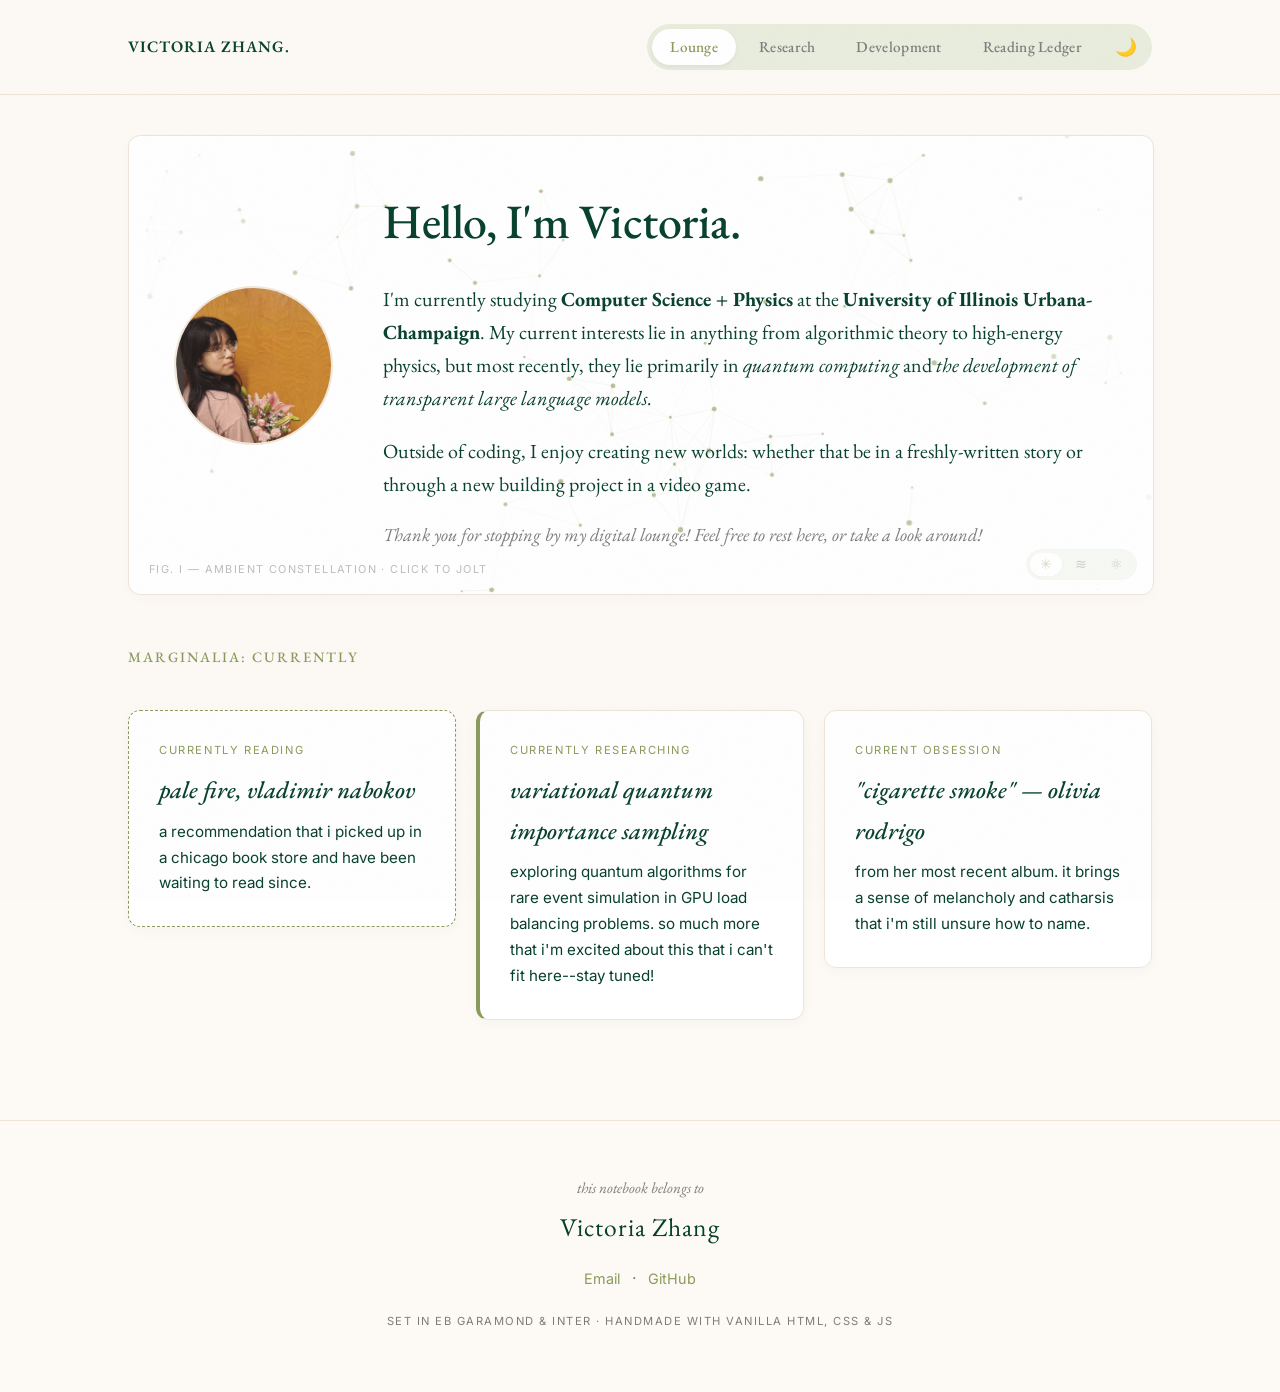
<file: index.html>
<!DOCTYPE html>
<html lang="en">

<head>
    <meta charset="UTF-8">
    <meta name="viewport" content="width=device-width, initial-scale=1.0">
    <title>Victoria Zhang | Digital Ledger</title>
    <link rel="icon" type="image/png" href="apple-touch-icon.png">
    <link rel="stylesheet" href="style.css">
    <link
        href="https://fonts.googleapis.com/css2?family=EB+Garamond:ital,wght@0,400;0,600;1,400&family=Inter:wght@400;500&display=swap"
        rel="stylesheet">
</head>

<body>

    <nav>
        <div class="logo">VICTORIA ZHANG.</div>
        <div class="tab-controls">
            <button class="tab-btn active" data-tab="personal">Lounge</button>
            <button class="tab-btn" data-tab="research">Research</button>
            <button class="tab-btn" data-tab="dev">Development</button>
            <button class="tab-btn" data-tab="writing">Reading Ledger</button>
            <button id="theme-toggle" class="theme-btn">🌙</button>
        </div>
    </nav>

    <main>
        <!-- ============================ LOUNGE ============================ -->
        <section id="personal" class="tab-content active">

            <div class="profile-hero-frame">
                <canvas id="physics-canvas"></canvas>

                <header class="profile-header">
                    <div class="profile-container">
                        <img src="portrait.jpg" alt="Portrait" class="profile-image light-profile-img">
                        <img src="portrait-dark.jpg" alt="Dark Portrait" class="profile-image dark-profile-img">
                        <div class="profile-text">
                            <h1>Hello, I'm Victoria. </h1>
                            <p>I'm currently studying <b>Computer Science + Physics</b> at the <b>University of Illinois
                                    Urbana-Champaign</b>. My current interests lie in anything from algorithmic theory to
                                high-energy physics, but most recently, they lie primarily in <i>quantum computing</i> and
                                <i>the development of transparent large language models.</i>
                            </p>
                            <p>Outside of coding, I enjoy creating new worlds: whether that be in a freshly-written story or
                                through a new building project in a video game. </p>
                            <p class="sign-off">Thank you for stopping by my digital lounge! Feel free to rest here, or take a look around!</p>
                        </div>
                    </div>
                </header>

                <!-- Ambient simulation switcher: constellation / cavity flow / quantum scars -->
                <div class="sim-switcher" aria-label="ambient simulation switcher">
                    <button class="sim-btn" data-sim="constellation" title="constellation — connected particles">✳</button>
                    <button class="sim-btn" data-sim="flow" title="cavity flow — streamlines from my Navier-Stokes PINN">≋</button>
                    <button class="sim-btn" data-sim="scars" title="quantum scars — Z₂ revivals in the PXP chain (click to measure!)">⚛</button>
                </div>

                <!-- Figure caption: quietly labels whichever simulation is running -->
                <div class="sim-caption" id="sim-caption" aria-live="polite"></div>
            </div>

            <h2 class="section-title">Marginalia: Currently</h2>

            <div class="bento-container lounge-grid">

                <!-- Auto-fills from books.json (Goodreads sync) ONLY if the text
                     starts with "[" — your own words always stay untouched -->
                <div class="bento-item note-dashed">
                    <span class="lounge-label">currently reading</span>
                    <h3 id="cr-title">pale fire, vladimir nabokov</h3>
                    <p id="cr-note">a recommendation that i picked up in a chicago book store and have been
                        waiting to read since.</p>
                </div>

                <div class="bento-item note-thick">
                    <span class="lounge-label">currently researching</span>
                    <h3>variational quantum importance sampling</h3>
                    <p>exploring quantum algorithms for rare event simulation in GPU load balancing problems. so much more that i'm excited about this that i can't fit here--stay tuned!</p>
                </div>

                <!-- rotate this whenever the obsession rotates -->
                <div class="bento-item note-solid">
                    <span class="lounge-label">current obsession</span>
                    <h3>"cigarette smoke" — olivia rodrigo</h3>
                    <p>from her most recent album. it brings a sense of melancholy and catharsis that
                        i'm still unsure how to name.</p>
                </div>

                <!-- worldbuilding desk: uncomment when there's an artifact to show.
                     For images: <img src="..." class="bento-illustration" alt="..."> -->
                <!-- <div class="bento-item wide note-dashed">
                    <span class="lounge-label">from the worldbuilding desk</span>
                    <h3>Worlds under construction</h3>
                    <p>[loading...]</p>
                </div> -->

            </div>
        </section>

        <!-- ============================ RESEARCH ============================ -->
        <section id="research" class="tab-content">
            <h2 class="section-title">Laboratory Journal: Research Entries</h2>

            <div class="project-card">
                <span class="entry-num">entry 05</span>
                <span class="entry-date">Jun 2026 — Present </span>
                <h3>Quantum Information Science @ National Center for Supercomputing Applications </h3>
                <p>Empiricallly validating benchmarks for rare event simulation, experimenting with quantum variational importance sampling for GPU cluster load scheduling problems. As part of the DREU-QIS program, funded and supported by the Computing Research Association and the National Science Foundation, and mentored by Dr. Phuong Cao and Dr. R. Srikant. </p>
                <div class="tech-tags">
                    <span class="tag">Quantum Computing </span> <span class="tag">Optimization </span> <span class="tag">Python </span>
                </div>
            </div>

            <div class="project-card">
                <span class="entry-num">entry 04</span>
                <span class="entry-date">Sep 2025 — Present </span>
                <h3>Large Language Models @ Crowd Dynamics Lab </h3>
                <p>Currently conducting research on fine-tuning and optimizing large language models for specialized
                    fields at the Siebel School of Computing and Data Science. Working with graduate student Agam Goyal
                    under the mentorship of Professor Hari Sundaram. Stay tuned for updates! </p>
                <div class="tech-tags">
                    <span class="tag">LLMs </span> <span class="tag">Optimization </span> <span class="tag">Python </span>
                </div>
            </div>

            <div class="project-card">
                <span class="entry-num">entry 03</span>
                <span class="entry-date">Sep 2024 — Jun 2025</span>
                <h3>Quantum Many-Body Scars @ TJHSST Quantum Optics Lab/Virginia Tech</h3>
                <p>Analyzed entanglement entropy in the PXP model; utilized numerical simulations and analytical methods
                    to characterize ergodicity breaking and anomalous entanglement patterns in scarred Hamiltonians.
                    Leveraged translation and reflection symmetries to optimize performance by more than double, scaling
                    with system size. </p>
                <div class="tech-tags">
                    <span class="tag">Quantum Physics</span> <span class="tag">PXP Model </span> <span
                        class="tag">Mathematica </span>
                </div>
            </div>

            <div class="project-card">
                <span class="entry-num">entry 02</span>
                <span class="entry-date">Jun 2024 — Sep 2025</span>
                <h3>Spatial Transcriptomics Machine Learning Analysis @ Levy Lab, Dartmouth Hitchcock Medical Center</h3>
                <p>Created one of the first spatially-informed aging clocks using synthetic spatial transcriptomics data
                    and a custom convolutional neural network (CNN). Combined gene expression with spatial data to model
                    age acceleration (R² = 0.86). Performed cell clustering, marker gene analysis, and cell-type
                    annotation to identify novel spatial patterns in skin aging. Showcased how spatial ML can reveal new
                    insights in biology.</p>
                <div class="tech-tags">
                    <span class="tag">AI Research</span> <span class="tag">TensorFlow</span> <span class="tag">PyTorch</span>
                </div>
            </div>

            <div class="project-card">
                <span class="entry-num">entry 01</span>
                <span class="entry-date">Jun 2023 — Sep 2024</span>
                <h3>DNA Methylation Photoaging Clock @ Levy Lab, Dartmouth Hitchcock Medical Center</h3>
                <p>Built a DNAm–based model to predict biological age and study UV-induced skin aging. Used elastic-net
                    regression, feature selection, and 50-fold cross-validation to train an accurate aging clock (R² =
                    0.953). Explored links between age acceleration and solar damage using statistical tests.</p>
                <div class="tech-tags">
                    <span class="tag">AI Research</span> <span class="tag">TensorFlow</span> <span class="tag">PyTorch</span>
                </div>
            </div>
        </section>

        <!-- ============================ DEVELOPMENT ============================ -->
        <section id="dev" class="tab-content">
            <h2 class="section-title">Engineering Logs: Technical Builds</h2>

            <div class="project-card">
                <span class="entry-num">log 05</span>
                <div class="project-header">
                    <span class="entry-date">May 2026</span>
                    <a href="https://github.com/victoriiz/navier-stokes-pinn" target="_blank"
                        class="project-github-link">GitHub ↗</a>
                </div>
                <h3>NS-PINN: Navier-Stokes Physics-Informed Neural Network</h3>
                <p>Built a Physics-Informed Neural Network (PINN) in PyTorch to solve the 2D incompressible
                    Navier-Stokes equations for lid-driven cavity flow. The network learns fluid velocity and pressure
                    fields by minimising PDE residuals computed via automatic differentiation — no simulation data
                    required. Implemented SIREN (sinusoidal activation) architecture for stable higher-order derivative
                    computation through the network.</p>
                <div class="tech-tags">
                    <span class="tag">Python</span> <span class="tag">PyTorch</span> <span class="tag">PDEs</span>
                </div>
            </div>

            <div class="project-card">
                <span class="entry-num">log 04</span>
                <div class="project-header">
                    <span class="entry-date">Oct 2025</span>
                    <a href="https://github.com/victoriiz/hackharvard-25" target="_blank"
                        class="project-github-link">GitHub ↗</a>
                </div>
                <h3>Simulwave (HackHarvard): Interactive 3D Tsunami Simulator</h3>
                <p>An interactive 3D tsunami simulator visualizing real-time citywide flooding and estimating economic
                    losses through a calibrated multivariable damage model. </p>
                <div class="tech-tags">
                    <span class="tag">Python</span> <span class="tag">NumPy</span> <span class="tag">Streamlit</span>
                </div>
            </div>

            <div class="project-card">
                <span class="entry-num">log 03</span>
                <div class="project-header">
                    <span class="entry-date"> Sep 2025</span>
                    <a href="https://github.com/victoriiz/hackmit_music" target="_blank"
                        class="project-github-link">GitHub ↗</a>
                </div>
                <h3>Beat Rush (HackMIT): Educational Rhythm Game</h3>
                <p>A rhythm game converting user-generated music into tracks via Suno API, featuring a BBC micro:bit
                    hardware controller.</p>
                <div class="tech-tags">
                    <span class="tag">Node.js </span> <span class="tag">React.js </span> <span class="tag">Suno API</span>
                </div>
            </div>

            <div class="project-card">
                <span class="entry-num">log 02</span>
                <div class="project-header">
                    <span class="entry-date">Jan 2025</span>
                    <a href="https://github.com/victoriiz/q2-adapative-branching" target="_blank"
                        class="project-github-link">GitHub ↗</a>
                </div>
                <h3>Adaptive Branching: A Constraint Satisfaction Approach to Decision Tree Enhancement</h3>
                <p>Final project completed as part of a machine learning class. Investigates a novel constrained
                    optimization approach to optimizing decision trees against overfitting, testing the additional
                    search metaheuristics of simulated annealing and differential equation gradients on improving the
                    model.</p>
                <div class="tech-tags">
                    <span class="tag">Python</span> <span class="tag">NumPy</span> <span class="tag">Machine Learning</span>
                </div>
            </div>

            <div class="project-card">
                <span class="entry-num">log 01</span>
                <span class="entry-date">Apr 2024 </span>
                <h3>Mathworks Math Modeling (M3) Challenge: Addressing Homelessness</h3>
                <p>M3 Challenge Runner Up (top 0.3% out of 650+ entries); utilized logistic regression and VAR
                    forecasting for budget optimization models addressing the homelessness and housing crisis in Seattle
                    and Albuquerque; presented in front of a panel of professional mathematicians at Jane Street. </p>
                <div class="tech-tags">
                    <span class="tag">VAR Forecasting </span> <span class="tag">Logistic Regression </span> <span
                        class="tag">Math Modeling </span>
                </div>
            </div>
        </section>

        <!-- ============================ READING LEDGER ============================ -->
        <section id="writing" class="tab-content">
            <h2 class="section-title">Reading Ledger</h2>

            <!-- Filter index: year chips are generated from the cards' data-year attributes -->
            <div class="ledger-filters" id="ledger-filters" aria-label="filter reviews">
                <button class="filter-chip active" data-filter="all">all</button>
                <button class="filter-chip" data-filter="rating:5">★★★★★</button>
                <button class="filter-chip" data-filter="rating:4">★★★★</button>
            </div>

            <!-- Currently-reading shelf, populated from books.json (stays hidden without it) -->
            <div class="gr-shelf" id="gr-shelf" hidden>
                <span class="lounge-label">on the nightstand -- currently reading</span>
                <div class="gr-shelf-row" id="gr-shelf-row"></div>
            </div>

            <div class="bento-thought-grid">

                <div class="thought-card bento-wide note-dashed" data-rating="5" data-year="2026">
                    <div class="thought-header">
                        <span class="entry-date">Feb 2026</span>
                        <span class="book-rating">★★★★★</span>
                    </div>
                    <h3>One Day, Everyone Will Have Always Been Against This — Omar El Akkad</h3>

                    <div class="thought-content">
                        <!-- <img src="icon.png" class="thought-inline-img" alt="Visual Fragment"> -->

                        <p class="review-paragraph has-dropcap">i hesitated to rate this book—to even go on reading past a certain
                            point—because of how little connection I felt. yes, I could nod in agreement, let a few
                            tears escape out of sympathy, bring a hand up to my face in horror, but I couldn't get rid
                            of the awful sense of superficiality it all felt to me. it is discomfort, to read so
                            plainly, and in so much unfettered detail the reality that is so completely far from the
                            coziness of my life. It is this discomfort that Akkad lays so clearly. it is this ignorance,
                            when, spread as a blanket over the Western sphere and more, becomes permission for the worst
                            of humanity.</p>

                        <p class="review-paragraph">still, you have to keep reading. and by the end, you too may have
                            that pessimistic, pragmatic hope that one day this reality would at the very least be
                            condemned by everyone, that there is no greed or pointing of fingers. until then, we keep
                            wringing our hands and hold fast to these individual courages.</p>

                        <blockquote class="review-quote">"There's always room on a liberal's lawn."</blockquote>
                    </div>
                </div>

                <div class="thought-card bento-tall note-solid" data-rating="4" data-year="2026">
                    <div class="thought-header">
                        <span class="entry-date">March 2026</span>
                        <span class="book-rating">★★★★☆</span>
                    </div>
                    <h3>Cold Enough for Snow — Jessica Au</h3>

                    <div class="thought-content">
                        <p class="review-paragraph has-dropcap">wow. for such a short novel, it sure did take me a long time to
                            finish. or really, it was because I read it in bits and pieces, reading on bus rides, during
                            passing periods between classes, or on weekend mornings when I felt too lazy to get out of
                            bed. I think I am glad for this. this is not a book meant to be rushed through in a sitting.
                            it is meant to seep and trickle and slowly ooze.</p>

                        <p class="review-paragraph">the novel carried a quiet warmth that exuded in everything. and
                            there was a constant distance, too, in the tokyo rains or the passing memories or in the
                            vagueness of the unnamed daughter and mother's relationship to the very end. though
                            seemingly formatted as a documentation of the pair's travels, at times we are transported
                            into the daughter's recollections and emotions or the rushing flow of a nostalgic anecdote.
                        </p>

                        <p class="review-paragraph">though none of these are fully described dramatically, we cannot
                            help but feel its twinge regardless. descriptions are offered instead to the simple things:
                            objects, art, a lake, and so many more. in this way, this story too is normalcy wrapped in a
                            blanket and presented to the reader, asking, here. take this. this is my passing gift to
                            you, and oh, won't you come inside and stay awhile?</p>

                        <p class="review-paragraph">there is a mystery that remains after the last page. but it'll just
                            be that. here is a quiet, unassuming yet introspective tale that has passed through my life
                            at this moment in time. it'll just be that.</p>
                    </div>
                </div>

                <div class="thought-card bento-wide note-thick" data-rating="5" data-year="2025">
                    <div class="thought-header">
                        <span class="entry-date">Dec 2025</span>
                        <span class="book-rating">★★★★★</span>
                    </div>
                    <h3>I Who Have Never Known Men — Jacqueline Harpman</h3>

                    <div class="thought-content">
                        <!-- <img src="icon.png" class="thought-inline-img" alt="Visual Fragment"> -->

                        <p class="spoiler-note">** spoiler alert **</p>

                        <p class="review-paragraph has-dropcap">it is without a
                            doubt due to the curious, almost detached storytelling of the narrator that this book read
                            so peacefully, even when describing tragedy. However, oblivious as the narrator may have
                            been in the first half of the book, she did not lack sympathy—and it was endlessly
                            interesting to me to watch her journey tying these knots of her understanding together,
                            untying them again, and untangling them once more in her relentless search to learn to the
                            very end.</p>

                        <p class="review-paragraph">on the other hand, it was this interest alone that drove me to
                            continue turning the page. just as the plains were unchanging, there was rarely any
                            excitement or thrill in the story. Still, I waited in anticipation to see if there would be
                            that moment where the narrator Figures It Out, meets an ally, or simply escapes (but where
                            to?).</p>

                        <p class="review-paragraph">as it turns out, she never truly does Figure It Out. She never does
                            meet a man, much less another human being. And perhaps at the end, she really did find her
                            own escape, but as the premise of the whole setting goes, she had simply traded her prison
                            for a luxurious one. This plot, as a whole, is not fascinating in itself. It's not one that
                            I expect to think about endlessly.</p>

                        <p class="review-paragraph">But I will think about it sometime, maybe, some boring day in the
                            future when I am contemplating loneliness, or even taking this idea of living—of people—for
                            granted. As the narrator hoped in her last days, her story did reach someone. Her story,
                            which was so laced with quiet despair, yet unwavering hope—these feelings at least, will not
                            leave.</p>
                    </div>
                </div>

            </div>

            <!-- Rated-on-Goodreads books that don't have a full review yet
                 (populated from books.json; hidden without it) -->
            <div class="gr-log" id="gr-log" hidden>
                <h2 class="section-title">Logged, Not Yet Reviewed</h2>
                <div id="gr-log-rows"></div>
            </div>
        </section>

    </main>

    <!-- ============================ COLOPHON ============================ -->
    <footer class="colophon">
        <p class="colophon-line">this notebook belongs to</p>
        <p class="colophon-name">Victoria Zhang</p>
        <div class="colophon-links">
            <a href="mailto:vz8@illinois.edu">Email</a>
            <span class="colophon-sep">·</span>
            <a href="https://github.com/victoriiz" target="_blank">GitHub</a>
            <!-- <span class="colophon-sep">·</span>
            <a href="https://victoriiz.substack.com" target="_blank">Substack</a> -->
        </div>
        <p class="colophon-note">set in EB Garamond &amp; Inter · handmade with vanilla HTML, CSS &amp; JS</p>
    </footer>

    <script src="script.js" defer></script>
</body>

</html>
</file>
<file: style.css>
/* ==========================================================================
   1. COLOR PALETTES & GLOBAL DESIGN VARIABLES
   ========================================================================== */

/* Dark Mode Theme — Triggers when body has .dark-mode class
   (charcoal + lavender, per the site owner's preference) */
body.dark-mode {
    --bg: #1a1a1c;           /* Deep Charcoal */
    --card: #242426;         /* Match Spotify Dark */
    --text-main: #e2e2e2;    /* Soft White */
    --text-muted: #a0a0a5;   /* Gray */
    --accent: #b19cd9;       /* Soft Lavender */
    --accent-light: #2d2d30;
    --border: #38383a;
}

/* Light Mode Baseline Theme Defaults — "Day Desk" */
:root {
    --bg: #fdfaf6;           /* Warm Paper White */
    --card: #ffffff;
    --text-main: #06402B;    /* Sage Green Deep */
    --text-muted: #7c7c7a;
    --accent: #8a9a5b;       /* Sage Green Accent */
    --accent-light: #e9edde;
    --border: #eee5d8;
    --radius: 12px;
}

/* ==========================================================================
   2. GLOBAL SETUP & TYPOGRAPHY
   ========================================================================== */
body {
    font-family: 'Inter', sans-serif;
    background-color: var(--bg);
    color: var(--text-main);
    margin: 0;
    line-height: 1.7;
    transition: background-color 0.4s ease, color 0.4s ease;
}

h1, h2, h3 {
    font-family: 'EB Garamond', serif;
    font-weight: 500;
}

/* Paper grain — a whisper of tooth over the whole page */
body::after {
    content: "";
    position: fixed;
    inset: 0;
    pointer-events: none;
    z-index: 2500;
    opacity: 0.04;
    background-image: url("data:image/svg+xml,%3Csvg xmlns='http://www.w3.org/2000/svg' width='300' height='300'%3E%3Cfilter id='n'%3E%3CfeTurbulence type='fractalNoise' baseFrequency='0.85' numOctaves='2' stitchTiles='stitch'/%3E%3CfeColorMatrix type='saturate' values='0'/%3E%3C/filter%3E%3Crect width='100%25' height='100%25' filter='url(%23n)'/%3E%3C/svg%3E");
}

body.dark-mode::after {
    opacity: 0.055;
}

/* ==========================================================================
   3. NAVIGATION HEADER & TABS
   ========================================================================== */
nav {
    display: flex;
    justify-content: space-between;
    padding: 1.5rem 10%;
    align-items: center;
    border-bottom: 1px solid var(--border, #eee5d8);
    position: sticky;
    top: 0;
    background: var(--bg);
    z-index: 1000;
    transition: background-color 0.4s ease, border-color 0.4s ease;
}

.logo {
    font-family: 'EB Garamond', serif;
    font-weight: 600;
    letter-spacing: 1px;
}

.tab-controls {
    display: flex;
    gap: 5px;
    background: var(--accent-light);
    padding: 5px;
    border-radius: 30px;
    transition: background-color 0.4s ease;
}

.tab-btn {
    border: none;
    background: none;
    padding: 8px 18px;
    border-radius: 20px;
    cursor: pointer;
    font-family: 'EB Garamond', serif;
    font-size: 0.95rem;
    font-weight: 500;
    letter-spacing: 0.3px;
    color: var(--text-muted);
    transition: background-color 0.3s ease, color 0.3s ease;
}

.tab-btn.active {
    background: var(--card);
    color: var(--accent);
    box-shadow: 0 2px 5px rgba(0,0,0,0.05);
}

.theme-btn {
    border: none;
    background: none;
    cursor: pointer;
    font-size: 1.1rem;
    padding: 0 10px;
    color: var(--text-muted);
    transition: color 0.4s ease;
}

.theme-btn:hover {
    color: var(--accent);
}

.substack-link {
    text-decoration: none;
    color: var(--accent);
    font-family: 'EB Garamond', serif;
    font-size: 1rem;
    font-weight: 500;
    transition: color 0.3s ease;
}

/* ==========================================================================
   4. CONTENT LAYOUT, SECTIONS & TIMELINE CARDS
   ========================================================================== */
main {
    padding: 40px 10% 100px 10%;
}

.tab-content {
    display: none;
    animation: fadeIn 0.6s ease;
}

.tab-content.active {
    display: block;
}

@keyframes fadeIn {
    from { opacity: 0; transform: translateY(8px); }
    to { opacity: 1; transform: translateY(0); }
}

.section-title {
    font-size: 0.9rem;
    text-transform: uppercase;
    letter-spacing: 2px;
    margin-bottom: 40px;
    color: var(--accent);
}

/* Uniform structural styles for content containers */
.project-card, .bento-item, .quote-box {
    box-shadow: 0 4px 12px rgba(6, 64, 43, 0.03);
    background-color: var(--card) !important;
    border: 1px solid var(--border, #eee5d8) !important;
    border-radius: var(--radius);
    padding: 30px;
    display: flex;
    flex-direction: column;
    justify-content: flex-start;
    transition: transform 0.5s cubic-bezier(0.25, 1, 0.5, 1),
                box-shadow 0.5s cubic-bezier(0.25, 1, 0.5, 1),
                border-color 0.4s ease,
                background-color 0.4s ease;
    box-sizing: border-box;
}

/* Smooth spring micro-interactions */
.project-card:hover, .bento-item:hover {
    transform: translateY(-5px) scale(1.005);
    box-shadow: 0 12px 24px rgba(6, 64, 43, 0.06);
    border-color: var(--accent) !important;
}

.project-card {
    margin-bottom: 24px;
    position: relative; /* anchor for marginalia entry numbers */
}

.project-card h3 {
    font-size: 2rem;
    margin: 0.5rem 0;
    font-style: italic;
}

/* Entry dates as ink stamps */
.entry-date {
    font-family: 'Inter', sans-serif;
    font-size: 0.7rem;
    color: var(--text-muted);
    border: 1px solid var(--border, #eee5d8);
    border-radius: 3px;
    padding: 3px 9px;
    display: inline-block;
    text-transform: uppercase;
    letter-spacing: 1.2px;
    align-self: flex-start;
    transition: border-color 0.4s ease;
}

.thought-header .entry-date {
    align-self: auto;
}

/* Marginalia: entry/log numbers written in the notebook's gutter.
   Inline label on normal screens, true margin note on wide ones. */
.entry-num {
    display: block;
    font-family: 'EB Garamond', serif;
    font-style: italic;
    font-size: 0.95rem;
    letter-spacing: 1px;
    color: var(--accent);
    margin-bottom: 8px;
}

@media (min-width: 1280px) {
    .entry-num {
        position: absolute;
        left: -92px;
        top: 34px;
        width: 72px;
        text-align: right;
        margin: 0;
        color: var(--text-muted);
        font-size: 1rem;
    }
}

/* Color overrides mapping to global text-main settings */
.bento-item h3,
.bento-item p,
.bento-list li,
.quote,
.project-card h3,
.project-card p {
    color: var(--text-main) !important;
}

.quote-box {
    background-color: var(--card) !important;
    justify-content: center;
}

cite {
    font-size: 0.85rem;
    color: var(--text-muted);
    font-style: normal;
    text-transform: uppercase;
    letter-spacing: 1px;
}

/* Technical Skill Tags Layout */
.tech-tags {
    display: flex;
    gap: 8px;
    margin-top: 1.5rem;
}

.tag {
    background: var(--accent-light);
    color: var(--accent);
    padding: 5px 15px;
    border-radius: 50px;
    font-size: 0.75rem;
    font-weight: 500;
    transition: background-color 0.3s ease, color 0.3s ease;
}

/* ==========================================================================
   5. LOUNGE TAB: HERO FRAME, DUAL PORTRAITS & SIM SWITCHER
   ========================================================================== */
.profile-hero-frame {
    position: relative;
    width: 100%;
    border: 1px solid var(--border, #eee5d8) !important;
    border-radius: var(--radius);
    background-color: var(--card);
    box-shadow: 0 4px 12px rgba(6, 64, 43, 0.02);
    overflow: hidden;
    margin-bottom: 50px;
    transition: background-color 0.4s ease, border-color 0.4s ease;
}

#physics-canvas {
    position: absolute;
    top: 0;
    left: 0;
    width: 100%;
    height: 100%;
    z-index: 1;
    pointer-events: none;
    mask-image: radial-gradient(circle at center, white 50%, transparent 100%);
    -webkit-mask-image: radial-gradient(circle at center, white 50%, transparent 100%);
}

.profile-header {
    position: relative;
    z-index: 2;
    padding: 45px;
    margin: 0;
    border-bottom: none;
}

.profile-container {
    display: flex;
    align-items: center;
    gap: 50px;
}

/* Ambient simulation switcher — a small instrument dial in the frame corner */
.sim-switcher {
    position: absolute;
    bottom: 14px;
    right: 16px;
    z-index: 3;
    display: flex;
    gap: 3px;
    background: var(--accent-light);
    border: 1px solid var(--border, #eee5d8);
    border-radius: 30px;
    padding: 3px;
    opacity: 0.35;
    transition: opacity 0.3s ease, background-color 0.4s ease, border-color 0.4s ease;
}

.profile-hero-frame:hover .sim-switcher {
    opacity: 1;
}

.sim-btn {
    border: none;
    background: none;
    cursor: pointer;
    font-size: 0.85rem;
    line-height: 1;
    padding: 5px 10px;
    border-radius: 20px;
    color: var(--text-muted);
    transition: background-color 0.3s ease, color 0.3s ease;
}

.sim-btn.active {
    background: var(--card);
    color: var(--accent);
    box-shadow: 0 1px 3px rgba(0,0,0,0.06);
}

/* Alternate Profile Image Visibility Engine Setup */
.dark-profile-img {
    display: none !important;
}

body.dark-mode .light-profile-img {
    display: none !important;
}

body.dark-mode .dark-profile-img {
    display: block !important;
}

.profile-image {
    width: 155px;
    height: 155px;
    border-radius: 50%;
    object-fit: cover;
    filter: grayscale(12%) sepia(6%);
    border: 2px solid var(--border, #eee5d8);
    transition: transform 0.5s cubic-bezier(0.25, 1, 0.5, 1), filter 0.4s ease, border-color 0.4s ease;
}

.profile-hero-frame:hover .profile-image {
    transform: scale(1.03) rotate(1deg);
}

body.dark-mode .profile-image {
    filter: brightness(0.85) grayscale(8%);
    border-color: var(--border);
}

.profile-text h1 {
    font-size: 3rem;
    margin: 0 0 1rem 0;
    letter-spacing: -0.5px;
}

.profile-text p {
    font-family: 'EB Garamond', serif;
    font-size: 1.25rem;
    max-width: 720px;
    line-height: 1.65;
    color: var(--text-main);
    margin-bottom: 12px;
}

.profile-text .sign-off {
    font-size: 1.15rem;
    color: var(--text-muted);
    font-style: italic;
    margin-bottom: 0;
}

/* Lounge "currently" cells */
.lounge-label {
    font-family: 'Inter', sans-serif;
    font-size: 0.7rem;
    text-transform: uppercase;
    letter-spacing: 1.6px;
    color: var(--accent);
}

.lounge-grid .bento-item h3 {
    font-size: 1.5rem;
    font-style: italic;
    margin: 10px 0 8px 0;
}

.lounge-grid .bento-item p {
    font-size: 0.95rem;
    margin: 0;
}

/* --- AMBIENT SIMULATION SCREEN CONFIG --- */
.simulation-container {
    position: relative;
    width: 100%;
    height: 380px;
    padding: 0 !important;
    overflow: hidden;
    background: transparent;
}

#physics-canvas-fallback {
    width: 100%;
    height: 100%;
    display: block;
    background-color: transparent;
}

.simulation-instructions {
    position: absolute;
    top: 20px;
    left: 25px;
    font-size: 0.75rem;
    font-family: 'Inter', sans-serif;
    color: var(--text-muted);
    letter-spacing: 1px;
    text-transform: uppercase;
    pointer-events: none;
    opacity: 0.5;
    transition: opacity 0.3s ease;
}

.simulation-container:hover .simulation-instructions {
    opacity: 0.9;
}

/* ==========================================================================
   6. DEVELOPMENT LOG PREVIEW SCREENSHOT ENGINE
   ========================================================================== */
.project-header {
    display: flex;
    justify-content: space-between;
    align-items: center;
    width: 100%;
    margin-bottom: 10px;
}

.project-github-link {
    font-size: 0.85rem;
    color: var(--accent);
    text-decoration: none;
    font-weight: 500;
    transition: opacity 0.2s ease, color 0.2s ease;
}

.project-github-link:hover {
    text-decoration: underline;
    opacity: 0.8;
}

.project-preview-img {
    width: 100%;
    height: 200px;
    object-fit: cover;
    border-radius: 6px;
    border: 1px solid var(--border);
    margin: 15px 0;
    display: block;
    transition: transform 0.4s ease, filter 0.4s ease;
}

.project-card:hover .project-preview-img {
    transform: scale(1.01);
}

body.dark-mode .project-preview-img {
    filter: brightness(0.85);
}

/* ==========================================================================
   7. READING LEDGER CRITIQUE BENTO BOX MASONRY GRID
   ========================================================================== */
.bento-thought-grid {
    display: grid;
    grid-template-columns: repeat(3, 1fr);
    grid-auto-rows: minmax(220px, auto);
    gap: 20px;
    width: 100%;
    margin-top: 20px;
    align-items: start;
}

.thought-card {
    background-color: var(--card) !important;
    padding: 30px;
    border-radius: var(--radius, 12px);
    box-shadow: 0 4px 6px rgba(0,0,0,0.02);
    display: flex;
    flex-direction: column;
    justify-content: flex-start;
    align-items: flex-start;
    box-sizing: border-box;
    transition: transform 0.5s cubic-bezier(0.25, 1, 0.5, 1),
                box-shadow 0.5s cubic-bezier(0.25, 1, 0.5, 1),
                border-color 0.4s ease,
                background-color 0.4s ease;
}

.bento-wide { grid-column: span 2; }
.bento-tall { grid-row: span 2; }

.bento-image-only {
    padding: 0 !important;
    overflow: hidden;
}

.bento-full-img {
    width: 100%;
    height: 100%;
    object-fit: cover;
    display: block;
    transition: transform 0.6s ease;
}

.thought-card:hover .bento-full-img {
    transform: scale(1.03);
}

.note-dashed { border: 1px dashed var(--accent) !important; }
.note-solid  { border: 1px solid var(--border) !important; }
.note-thick  { border: 1px solid var(--border) !important; border-left: 4px solid var(--accent) !important; }

.thought-card:hover {
    transform: translateY(-5px) scale(1.005);
    box-shadow: 0 12px 24px rgba(6, 64, 43, 0.05);
    border-color: var(--accent) !important;
}

.thought-header {
    display: flex;
    justify-content: space-between;
    align-items: center;
    width: 100%;
    font-size: 0.8rem;
}

.thought-card h3 {
    font-family: 'EB Garamond', serif;
    font-size: 1.5rem;
    font-weight: 600;
    color: var(--accent) !important;
    margin: 15px 0;
}

.thought-content {
    width: 100%;
}

.review-paragraph {
    font-family: 'Inter', sans-serif;
    font-size: 0.95rem;
    color: var(--text-main) !important;
    line-height: 1.7;
    margin-top: 0;
    margin-bottom: 16px;
}

.review-paragraph:last-child {
    margin-bottom: 0;
}

/* Illuminated drop caps — apply .has-dropcap to the opening paragraph of a review */
.has-dropcap::first-letter {
    font-family: 'EB Garamond', serif;
    font-size: 3.1em;
    float: left;
    line-height: 0.78;
    padding: 4px 8px 0 0;
    color: var(--accent);
}

.thought-inline-img {
    width: 100%;
    max-height: 160px;
    object-fit: cover;
    border-radius: 6px;
    border: 1px solid var(--border);
    margin-bottom: 15px;
    display: block;
}

.spoiler-tag,
.spoiler-note {
    color: var(--accent);
    font-weight: 600;
    text-transform: uppercase;
    font-size: 0.75rem;
    letter-spacing: 0.5px;
}

.spoiler-note {
    font-family: 'Inter', sans-serif;
    margin: 0 0 12px 0;
}

.review-quote {
    font-family: 'EB Garamond', serif;
    font-size: 1.35rem;
    font-style: italic;
    border-left: 2px solid var(--accent);
    padding-left: 15px;
    margin: 20px 0;
    color: var(--text-main);
}

.book-rating {
    color: var(--accent);
    font-size: 0.9rem;
    letter-spacing: 2px;
}

body.dark-mode .thought-card { background-color: var(--card) !important; }
body.dark-mode .note-thick { border-left-color: var(--accent) !important; }

/* Static Bento Legacy Layout Remnants mapping */
.bento-container {
    display: grid;
    grid-template-columns: repeat(3, 1fr);
    grid-auto-rows: minmax(min-content, auto);
    gap: 20px;
    width: 100%;
    align-items: start;
}

.bento-illustration {
    width: 100%;
    height: auto;
    object-fit: contain;
    margin-top: 10px;
    margin-bottom: 15px;
    display: block;
}

.wide { grid-column: span 2; }
.tall { grid-row: span 2; }

.bento-list { list-style: none; padding: 0; margin-top: 15px; }
.bento-list li { font-family: 'EB Garamond', serif; font-size: 1.2rem; margin-bottom: 8px; }
.quote { font-family: 'EB Garamond', serif; font-size: 1.5rem; font-style: italic; margin-bottom: 10px; color: #4a4a48; }

/* ==========================================================================
   8. COLOPHON FOOTER
   ========================================================================== */
.colophon {
    text-align: center;
    padding: 55px 10% 50px;
    border-top: 1px solid var(--border, #eee5d8);
    transition: border-color 0.4s ease;
}

.colophon-line {
    font-family: 'EB Garamond', serif;
    font-style: italic;
    font-size: 0.95rem;
    color: var(--text-muted);
    margin: 0;
}

.colophon-name {
    font-family: 'EB Garamond', serif;
    font-size: 1.6rem;
    letter-spacing: 1px;
    margin: 4px 0 16px 0;
}

.colophon-links a {
    color: var(--accent);
    text-decoration: none;
    font-size: 0.9rem;
    margin: 0 8px;
    transition: color 0.3s ease;
}

.colophon-links a:hover {
    text-decoration: underline;
}

.colophon-sep {
    color: var(--text-muted);
}

.colophon-note {
    font-size: 0.7rem;
    color: var(--text-muted);
    text-transform: uppercase;
    letter-spacing: 1.5px;
    margin-top: 20px;
}

/* ==========================================================================
   9. SIMULATION FIGURE CAPTIONS
   ========================================================================== */
.sim-caption {
    position: absolute;
    bottom: 16px;
    left: 20px;
    z-index: 3;
    font-family: 'Inter', sans-serif;
    font-size: 0.68rem;
    letter-spacing: 1.4px;
    text-transform: uppercase;
    color: var(--text-muted);
    opacity: 0;
    transition: opacity 1.4s ease;
    pointer-events: none;
    max-width: 60%;
}

.sim-caption.show {
    opacity: 0.5;
}

.profile-hero-frame:hover .sim-caption.show {
    opacity: 0.85;
}

/* ==========================================================================
   10. READING LEDGER: FILTERS, COLLAPSIBLE REVIEWS & GOODREADS SHELF
   ========================================================================== */
.ledger-filters {
    display: flex;
    flex-wrap: wrap;
    gap: 6px;
    margin: -25px 0 30px 0;
}

.filter-chip {
    border: 1px solid var(--border, #eee5d8);
    background: none;
    padding: 5px 14px;
    border-radius: 30px;
    cursor: pointer;
    font-family: 'Inter', sans-serif;
    font-size: 0.72rem;
    text-transform: uppercase;
    letter-spacing: 1px;
    color: var(--text-muted);
    transition: background-color 0.3s ease, color 0.3s ease, border-color 0.3s ease;
}

.filter-chip:hover {
    border-color: var(--accent);
    color: var(--accent);
}

.filter-chip.active {
    background: var(--accent-light);
    border-color: var(--accent);
    color: var(--accent);
}

/* Long reviews fold closed with a fading edge; a toggle unfolds them */
.thought-content.collapsed {
    max-height: 380px;
    overflow: hidden;
    -webkit-mask-image: linear-gradient(to bottom, black 72%, transparent 100%);
    mask-image: linear-gradient(to bottom, black 72%, transparent 100%);
}

.read-more-btn {
    border: none;
    background: none;
    cursor: pointer;
    color: var(--accent);
    font-family: 'EB Garamond', serif;
    font-style: italic;
    font-size: 0.95rem;
    padding: 8px 0 0 0;
    align-self: flex-start;
}

.read-more-btn:hover {
    text-decoration: underline;
}

/* Currently-reading shelf strip (from books.json) */
.gr-shelf {
    margin: -10px 0 40px 0;
}

.gr-shelf-row {
    display: flex;
    flex-wrap: wrap;
    gap: 18px;
    margin-top: 14px;
}

.gr-book {
    width: 92px;
    text-decoration: none;
    color: var(--text-main);
    font-family: 'EB Garamond', serif;
    font-size: 0.85rem;
    line-height: 1.3;
}

.gr-book img {
    width: 92px;
    height: 138px;
    object-fit: cover;
    border-radius: 4px;
    border: 1px solid var(--border, #eee5d8);
    display: block;
    margin-bottom: 6px;
    box-shadow: 0 3px 8px rgba(0,0,0,0.08);
    transition: transform 0.4s cubic-bezier(0.25, 1, 0.5, 1);
}

.gr-book:hover img {
    transform: translateY(-3px);
}

body.dark-mode .gr-book img {
    filter: brightness(0.88);
}

/* Cover-less books get a lettered "spine" instead of a broken image */
.gr-book-spine {
    width: 92px;
    height: 138px;
    box-sizing: border-box;
    padding: 10px 8px;
    border-radius: 4px;
    border: 1px solid var(--border, #eee5d8);
    border-left: 4px solid var(--accent);
    background: var(--accent-light);
    color: var(--text-main);
    font-family: 'EB Garamond', serif;
    font-style: italic;
    font-size: 0.8rem;
    line-height: 1.35;
    overflow: hidden;
    display: flex;
    align-items: flex-end;
    margin-bottom: 6px;
}

/* "Logged, not yet reviewed" — compact ledger rows */
.gr-log {
    margin-top: 60px;
}

.gr-log-row {
    display: grid;
    grid-template-columns: 90px 1fr auto auto;
    gap: 14px;
    align-items: baseline;
    padding: 10px 4px;
    border-bottom: 1px dashed var(--border, #eee5d8);
}

.gr-log-date {
    font-size: 0.7rem;
    text-transform: uppercase;
    letter-spacing: 1px;
    color: var(--text-muted);
}

.gr-log-title {
    font-family: 'EB Garamond', serif;
    font-size: 1.05rem;
    color: var(--text-main);
    text-decoration: none;
}

.gr-log-title:hover {
    color: var(--accent);
}

.gr-log-author {
    font-size: 0.8rem;
    color: var(--text-muted);
}

.gr-log-stars {
    color: var(--accent);
    letter-spacing: 2px;
    font-size: 0.8rem;
}

/* ==========================================================================
   11. MEDIA QUERIES & RESPONSIVE SCALING OVERRIDES
   ========================================================================== */
@media (max-width: 1024px) {
    .bento-thought-grid { grid-template-columns: repeat(2, 1fr); }
    .bento-container { grid-template-columns: repeat(2, 1fr); }
}

@media (max-width: 768px) {
    .profile-container { flex-direction: column; align-items: center; text-align: center; gap: 25px; }
    .profile-header { padding: 30px 20px; }
    nav { flex-direction: column; gap: 15px; padding: 1rem 5%; }
    .bento-thought-grid { grid-template-columns: 1fr; }
    .bento-container { grid-template-columns: 1fr; }
    .bento-wide, .bento-tall, .wide, .tall { grid-column: span 1; grid-row: span 1; }
    .bento-image-only { height: 200px; }
    .profile-text h1 { font-size: 2.5rem; }
    .sim-switcher { opacity: 0.8; }
    .sim-caption { display: none; }
    .gr-log-row { grid-template-columns: 1fr auto; }
    .gr-log-date, .gr-log-author { display: none; }
}
</file>
